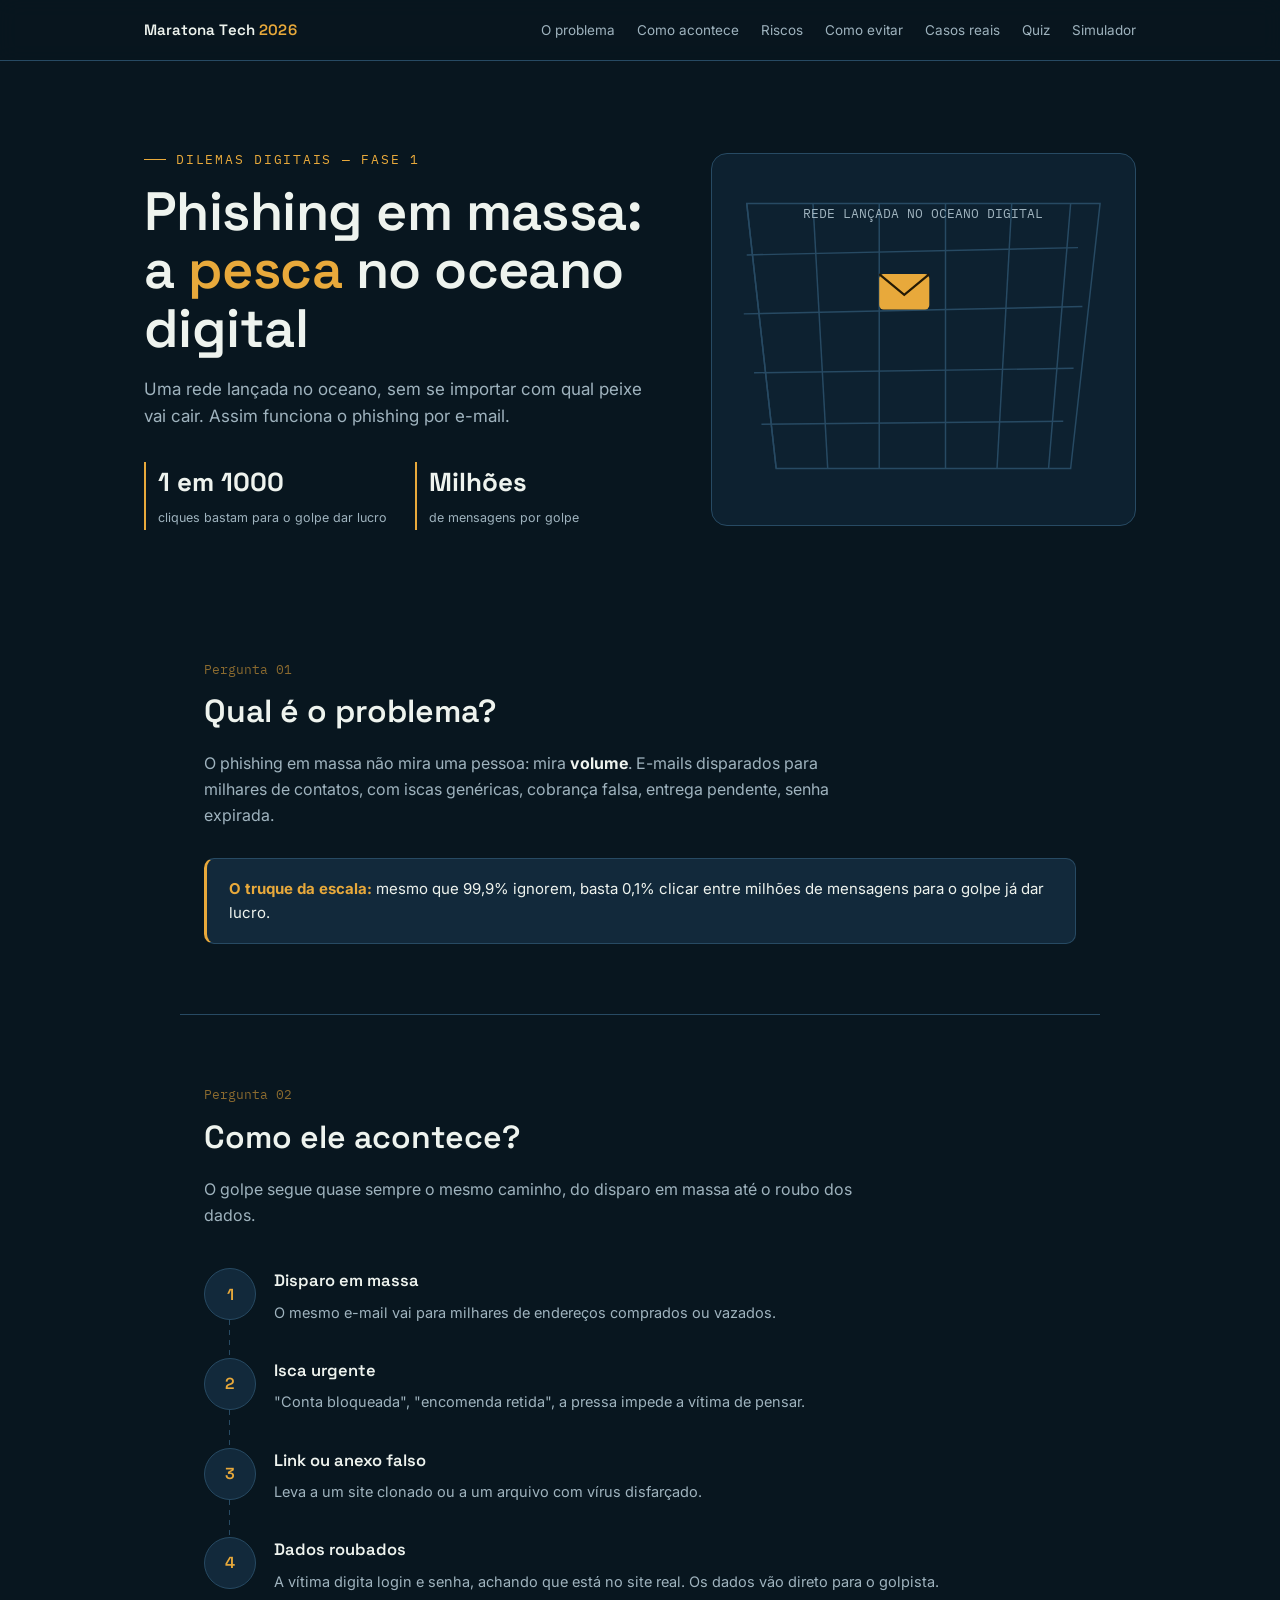
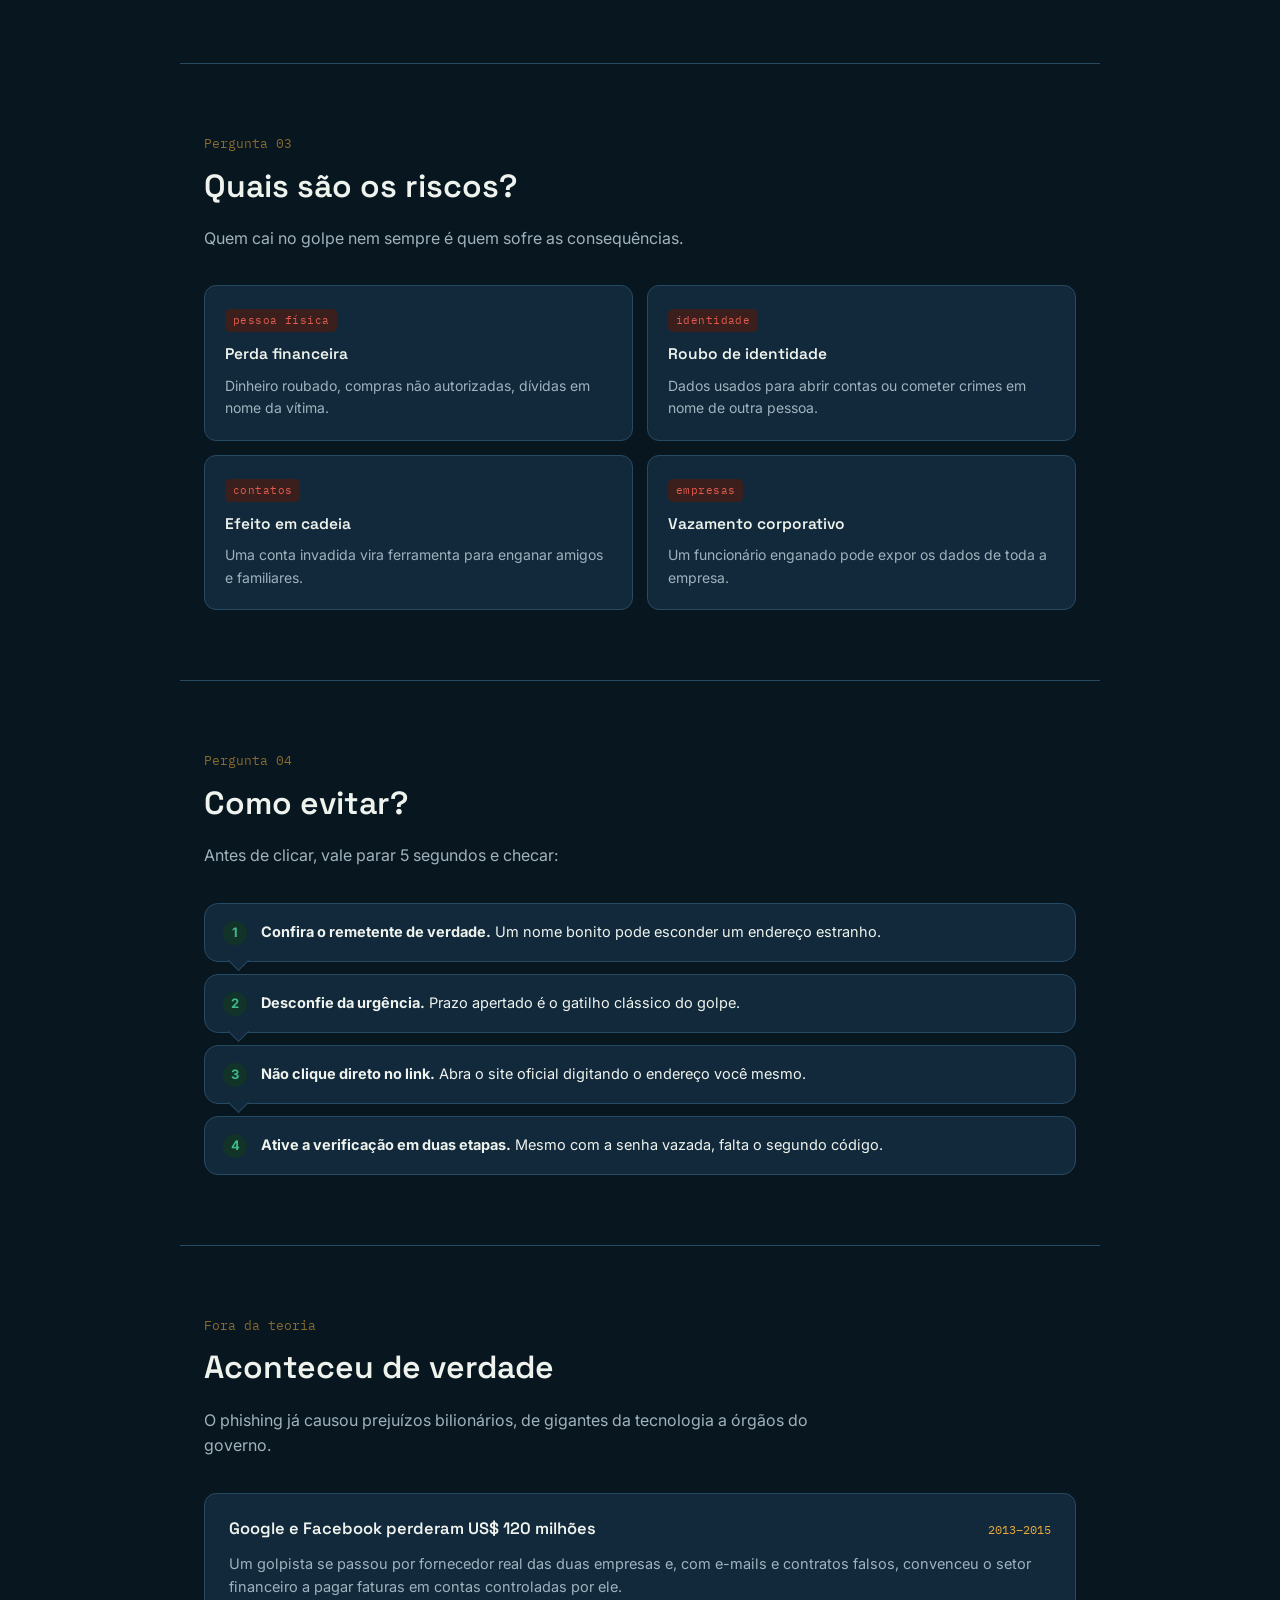
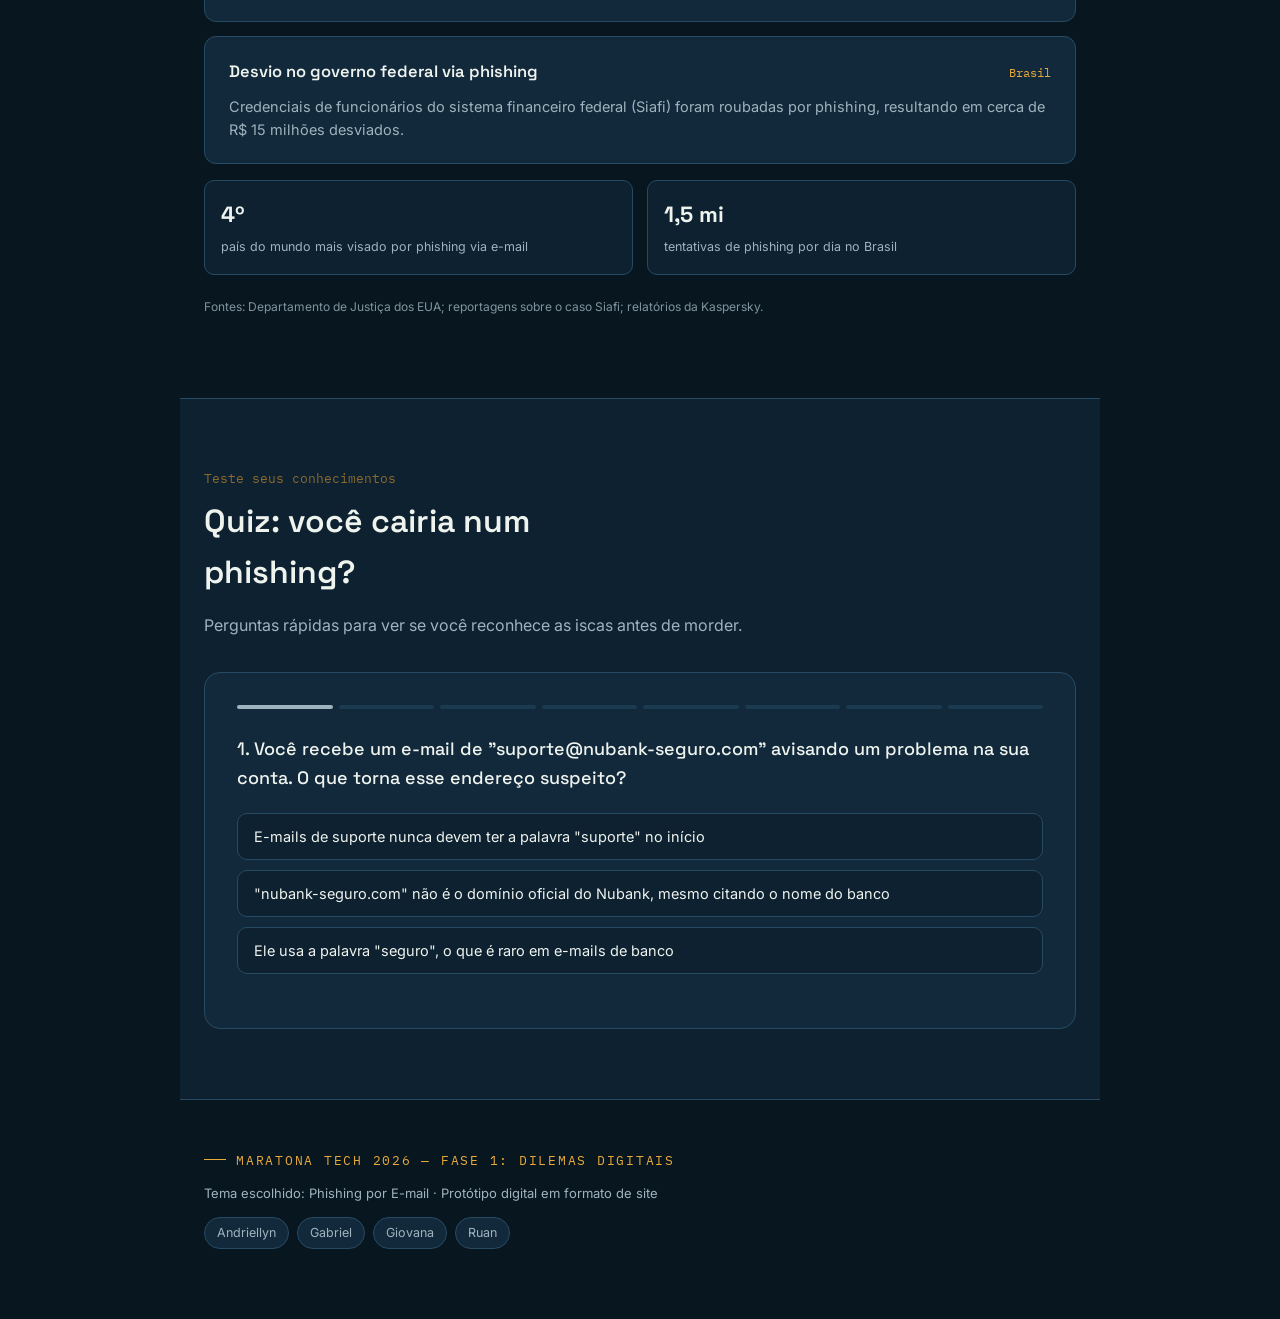
<file: index.html>
<!DOCTYPE html>
<html lang="pt-BR">
<head>
<meta charset="UTF-8">
<meta name="viewport" content="width=device-width, initial-scale=1.0">
<title>Phishing em Massa — Maratona Tech 2026</title>
<link rel="preconnect" href="https://fonts.googleapis.com">
<link rel="preconnect" href="https://fonts.gstatic.com" crossorigin>
<link href="https://fonts.googleapis.com/css2?family=Space+Grotesk:wght@400;500;600;700&family=Inter:wght@400;500;600&family=IBM+Plex+Mono:wght@500&display=swap" rel="stylesheet">
<link rel="stylesheet" href="style.css">
</head>
<body>

<nav>
  <div class="wrap">
    <div class="brand">Maratona Tech <span>2026</span></div>
    <ul>
      <li><a href="#problema">O problema</a></li>
      <li><a href="#acontece">Como acontece</a></li>
      <li><a href="#riscos">Riscos</a></li>
      <li><a href="#evitar">Como evitar</a></li>
      <li><a href="#casos">Casos reais</a></li>
      <li><a href="#quiz">Quiz</a></li>
      <li><a href="simulador.html">Simulador</a></li>
    </ul>
  </div>
</nav>

<header class="hero">
  <div class="hero-grid">
    <div>
      <div class="eyebrow">Dilemas digitais — Fase 1</div>
      <h1>Phishing em massa: a <em>pesca</em> no oceano digital</h1>
      <p class="lede">Uma rede lançada no oceano, sem se importar com qual peixe vai cair. Assim funciona o phishing por e-mail.</p>
      <div class="hero-stats">
        <div class="stat"><b>1 em 1000</b><span>cliques bastam para o golpe dar lucro</span></div>
        <div class="stat"><b>Milhões</b><span>de mensagens por golpe</span></div>
      </div>
    </div>
    <div class="net-box">
      <svg viewBox="0 0 260 220" xmlns="http://www.w3.org/2000/svg">
        <g stroke="#274A63" stroke-width="1" fill="none">
          <path d="M10 20 L250 20 L230 200 L30 200 Z"/>
          <line x1="10" y1="20" x2="30" y2="200"/>
          <line x1="55" y1="20" x2="65" y2="200"/>
          <line x1="100" y1="20" x2="100" y2="200"/>
          <line x1="145" y1="20" x2="145" y2="200"/>
          <line x1="190" y1="20" x2="180" y2="200"/>
          <line x1="230" y1="20" x2="215" y2="200"/>
          <line x1="10" y1="55" x2="235" y2="50"/>
          <line x1="8" y1="95" x2="238" y2="90"/>
          <line x1="15" y1="135" x2="232" y2="132"/>
          <line x1="20" y1="170" x2="225" y2="168"/>
        </g>
        <g>
          <rect x="100" y="68" width="34" height="24" rx="3" fill="#E8A93B"/>
          <path d="M100 68 L117 82 L134 68" stroke="#241A05" stroke-width="1.5" fill="none"/>
        </g>
        <text x="130" y="30" text-anchor="middle" font-family="IBM Plex Mono, monospace" font-size="9" fill="#9FB3BE">REDE LANÇADA NO OCEANO DIGITAL</text>
      </svg>
    </div>
  </div>
</header>

<section id="problema">
  <div class="q-num">Pergunta 01</div>
  <h2 class="title">Qual é o problema?</h2>
  <p class="lead-text">
    O phishing em massa não mira uma pessoa: mira <b style="color:var(--foam)">volume</b>. E-mails
    disparados para milhares de contatos, com iscas genéricas, cobrança falsa, entrega pendente, senha expirada.
  </p>
  <div class="callout">
    <b>O truque da escala:</b> mesmo que 99,9% ignorem, basta 0,1% clicar entre milhões de mensagens
    para o golpe já dar lucro.
  </div>
</section>

<section id="acontece">
  <div class="q-num">Pergunta 02</div>
  <h2 class="title">Como ele acontece?</h2>
  <p class="lead-text">O golpe segue quase sempre o mesmo caminho, do disparo em massa até o roubo dos dados.</p>

  <div class="flow">
    <div class="flow-step">
      <div class="flow-num">1</div>
      <div class="flow-body">
        <h3>Disparo em massa</h3>
        <p>O mesmo e-mail vai para milhares de endereços comprados ou vazados.</p>
      </div>
    </div>
    <div class="flow-step">
      <div class="flow-num">2</div>
      <div class="flow-body">
        <h3>Isca urgente</h3>
        <p>"Conta bloqueada", "encomenda retida", a pressa impede a vítima de pensar.</p>
      </div>
    </div>
    <div class="flow-step">
      <div class="flow-num">3</div>
      <div class="flow-body">
        <h3>Link ou anexo falso</h3>
        <p>Leva a um site clonado ou a um arquivo com vírus disfarçado.</p>
      </div>
    </div>
    <div class="flow-step">
      <div class="flow-num">4</div>
      <div class="flow-body">
        <h3>Dados roubados</h3>
        <p>A vítima digita login e senha, achando que está no site real. Os dados vão direto para o golpista.</p>
      </div>
    </div>
  </div>
</section>

<section id="riscos">
  <div class="q-num">Pergunta 03</div>
  <h2 class="title">Quais são os riscos?</h2>
  <p class="lead-text">Quem cai no golpe nem sempre é quem sofre as consequências.</p>

  <div class="risk-grid">
    <div class="risk-card">
      <span class="tag">pessoa física</span>
      <h3>Perda financeira</h3>
      <p>Dinheiro roubado, compras não autorizadas, dívidas em nome da vítima.</p>
    </div>
    <div class="risk-card">
      <span class="tag">identidade</span>
      <h3>Roubo de identidade</h3>
      <p>Dados usados para abrir contas ou cometer crimes em nome de outra pessoa.</p>
    </div>
    <div class="risk-card">
      <span class="tag">contatos</span>
      <h3>Efeito em cadeia</h3>
      <p>Uma conta invadida vira ferramenta para enganar amigos e familiares.</p>
    </div>
    <div class="risk-card">
      <span class="tag">empresas</span>
      <h3>Vazamento corporativo</h3>
      <p>Um funcionário enganado pode expor os dados de toda a empresa.</p>
    </div>
  </div>
</section>

<section id="evitar">
  <div class="q-num">Pergunta 04</div>
  <h2 class="title">Como evitar?</h2>
  <p class="lead-text">Antes de clicar, vale parar 5 segundos e checar:</p>

  <div class="tips">
    <div class="tip">
      <div class="check">1</div>
      <p><b>Confira o remetente de verdade.</b> Um nome bonito pode esconder um endereço estranho.</p>
    </div>
    <div class="tip">
      <div class="check">2</div>
      <p><b>Desconfie da urgência.</b> Prazo apertado é o gatilho clássico do golpe.</p>
    </div>
    <div class="tip">
      <div class="check">3</div>
      <p><b>Não clique direto no link.</b> Abra o site oficial digitando o endereço você mesmo.</p>
    </div>
    <div class="tip">
      <div class="check">4</div>
      <p><b>Ative a verificação em duas etapas.</b> Mesmo com a senha vazada, falta o segundo código.</p>
    </div>
  </div>
</section>

<section id="casos">
  <div class="q-num">Fora da teoria</div>
  <h2 class="title">Aconteceu de verdade</h2>
  <p class="lead-text">O phishing já causou prejuízos bilionários, de gigantes da tecnologia a órgãos do governo.</p>

  <div class="case-list">
    <div class="case-card">
      <div class="case-head">
        <h3>Google e Facebook perderam US$ 120 milhões</h3>
        <span class="case-year">2013–2015</span>
      </div>
      <p>
        Um golpista se passou por fornecedor real das duas empresas e, com e-mails e contratos falsos,
        convenceu o setor financeiro a pagar faturas em contas controladas por ele.
      </p>
    </div>

    <div class="case-card">
      <div class="case-head">
        <h3>Desvio no governo federal via phishing</h3>
        <span class="case-year">Brasil</span>
      </div>
      <p>
        Credenciais de funcionários do sistema financeiro federal (Siafi) foram roubadas por phishing,
        resultando em cerca de R$ 15 milhões desviados.
      </p>
    </div>
  </div>

  <div class="case-stats">
    <div class="case-stat">
      <b>4º</b>
      <span>país do mundo mais visado por phishing via e-mail</span>
    </div>
    <div class="case-stat">
      <b>1,5 mi</b>
      <span>tentativas de phishing por dia no Brasil</span>
    </div>
  </div>

  <p class="case-source">Fontes: Departamento de Justiça dos EUA; reportagens sobre o caso Siafi; relatórios da Kaspersky.</p>
</section>

<section id="quiz" class="quiz-section">
  <div class="q-num">Teste seus conhecimentos</div>
  <h2 class="title">Quiz: você cairia num phishing?</h2>
  <p class="lead-text">Perguntas rápidas para ver se você reconhece as iscas antes de morder.</p>

  <div class="quiz-box">
    <div class="quiz-progress" id="progress"></div>

    <div id="quiz-live">
      <div class="qtext" id="qtext"></div>
      <div class="options" id="options"></div>
      <div class="feedback" id="feedback"></div>
    </div>

    <div class="result" id="result">
      <div class="score" id="score"></div>
      <p id="resultMsg"></p>
      <button class="btn-outline" onclick="restartQuiz()">Refazer o quiz</button>
    </div>

    <div class="quiz-nav">
      <button class="btn" id="nextBtn" onclick="nextQuestion()">Próxima pergunta</button>
    </div>
  </div>
</section>

<footer>
  <div class="eyebrow" style="margin-bottom:6px;">Maratona Tech 2026 — Fase 1: Dilemas Digitais</div>
  <p>Tema escolhido: Phishing por E-mail · Protótipo digital em formato de site</p>
  <div class="team">
    <span>Andriellyn</span><span>Gabriel</span><span>Giovana</span><span>Ruan</span>
  </div>
</footer>

<script src="script.js"></script>

</body>
</html>
</file>
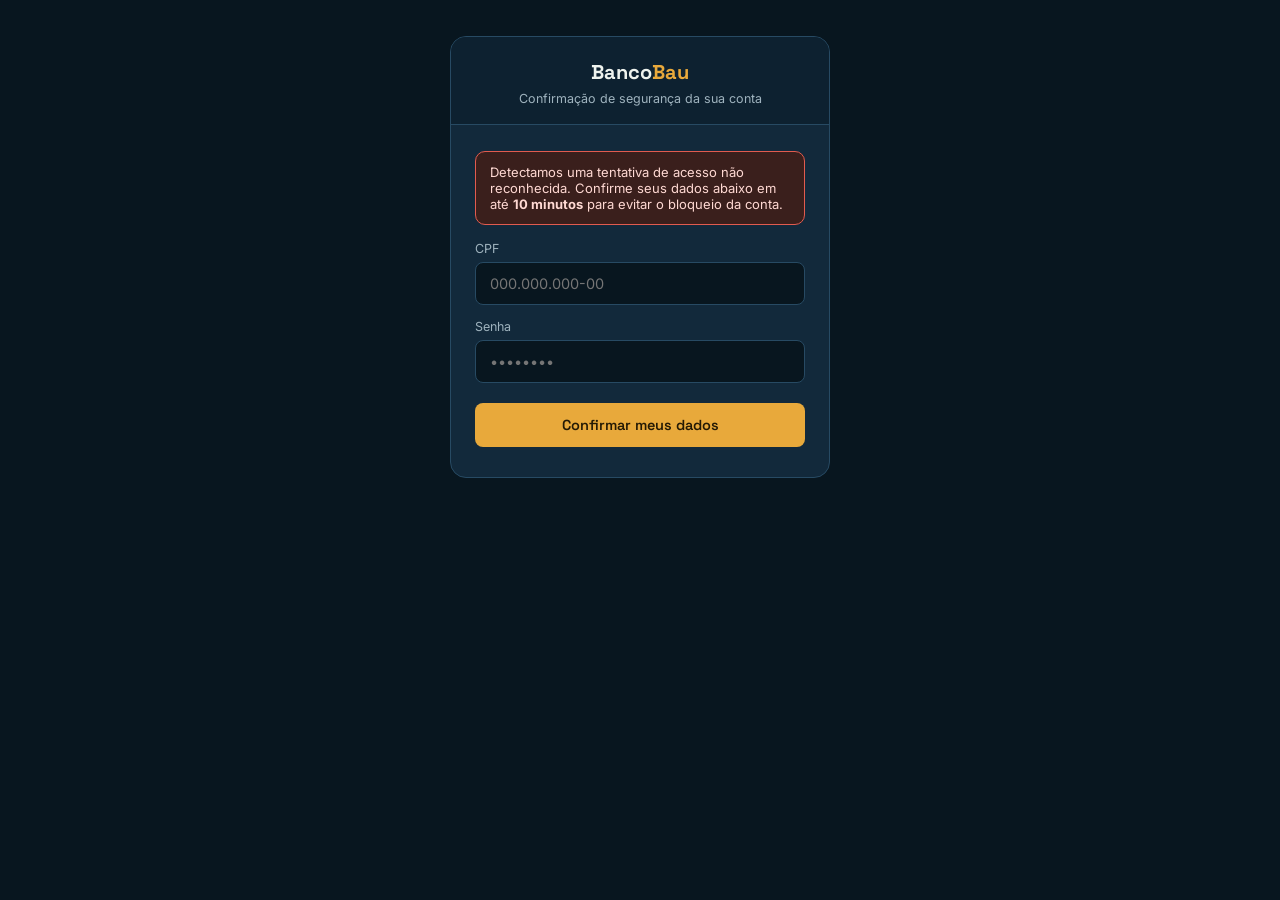
<file: simulador.html>
<!DOCTYPE html>
<html lang="pt-BR">
<head>
<meta charset="UTF-8">
<meta name="viewport" content="width=device-width, initial-scale=1.0">
<title>Simulador de Golpe — Maratona Tech 2026</title>
<link rel="preconnect" href="https://fonts.googleapis.com">
<link rel="preconnect" href="https://fonts.gstatic.com" crossorigin>
<link href="https://fonts.googleapis.com/css2?family=Space+Grotesk:wght@500;600;700&family=Inter:wght@400;500;600&family=IBM+Plex+Mono:wght@500&display=swap" rel="stylesheet">
<style>
  :root{
    --navy-0:#08161F;
    --navy-1:#0D2130;
    --navy-2:#12293B;
    --line:#274A63;
    --foam:#EEF3EE;
    --foam-dim:#9FB3BE;
    --hook:#E8A93B;
    --danger:#E15B4F;
    --danger-bg:#3A1F1C;
    --safe:#3FB88A;
    --safe-bg:#123328;
    --warn-bg:#5A3A12;
  }
  *{box-sizing:border-box;}
  body{
    margin:0;
    background:var(--navy-0);
    color:var(--foam);
    font-family:'Inter',sans-serif;
    min-height:100vh;
  }
  h1,h2,h3{font-family:'Space Grotesk',sans-serif;margin:0;}

  .sim-banner{
    position:sticky;top:0;z-index:100;
    background:var(--warn-bg);
    color:#FFE9BE;
    text-align:center;
    padding:10px 16px;
    font-family:'IBM Plex Mono',monospace;
    font-size:12.5px;
    letter-spacing:0.03em;
    border-bottom:2px solid var(--hook);
  }
  .sim-banner b{color:#fff;}

  .stage{
    max-width:420px;
    margin:0 auto;
    padding:36px 20px 60px;
  }

  .fake-app{
    background:var(--navy-2);
    border:1px solid var(--line);
    border-radius:16px;
    overflow:hidden;
  }
  .fake-app-header{
    background:var(--navy-1);
    padding:22px 24px 18px;
    text-align:center;
    border-bottom:1px solid var(--line);
  }
  .fake-logo{
    font-family:'Space Grotesk',sans-serif;
    font-weight:700;
    font-size:20px;
  }
  .fake-logo span{color:var(--hook);}
  .fake-app-header p{margin:6px 0 0;font-size:12.5px;color:var(--foam-dim);}

  .fake-form{padding:26px 24px 30px;display:flex;flex-direction:column;gap:14px;}
  .field label{
    display:block;font-size:12.5px;color:var(--foam-dim);margin-bottom:6px;
  }
  .field input{
    width:100%;
    background:var(--navy-0);
    border:1px solid var(--line);
    border-radius:8px;
    padding:12px 14px;
    color:var(--foam);
    font-size:14.5px;
    font-family:'Inter',sans-serif;
  }
  .field input:focus{outline:2px solid var(--hook);outline-offset:1px;}

  .fake-alert{
    background:var(--danger-bg);
    border:1px solid var(--danger);
    border-radius:10px;
    padding:12px 14px;
    font-size:13px;
    color:#FFD9D3;
    margin-bottom:2px;
  }

  .submit-btn{
    margin-top:6px;
    background:var(--hook);
    color:#241A05;
    border:none;
    border-radius:8px;
    padding:13px;
    font-family:'Space Grotesk',sans-serif;
    font-weight:600;
    font-size:14.5px;
    cursor:pointer;
  }
  .submit-btn:hover{filter:brightness(1.07);}

  .hint{
    text-align:center;margin-top:16px;font-size:12px;color:var(--foam-dim);
  }

  .loading-screen{
    display:none;
    text-align:center;
    padding:60px 20px;
  }
  .loading-screen.show{display:block;}
  .spinner{
    width:40px;height:40px;margin:0 auto 20px;
    border:3px solid var(--line);
    border-top-color:var(--hook);
    border-radius:50%;
    animation:spin 0.8s linear infinite;
  }
  @keyframes spin{to{transform:rotate(360deg);}}
  .loading-screen p{color:var(--foam-dim);font-size:14px;}

  .feed-screen{display:none;}
  .feed-screen.show{display:block;}
  .feed-header{
    text-align:center;margin-bottom:20px;
  }
  .feed-header h2{font-size:19px;color:var(--danger);}
  .feed-header p{color:var(--foam-dim);font-size:13.5px;margin-top:8px;}

  .notif{
    background:var(--navy-2);
    border:1px solid var(--danger);
    border-radius:12px;
    padding:14px 16px;
    margin-bottom:10px;
    display:flex;
    justify-content:space-between;
    align-items:center;
    gap:12px;
    opacity:0;
    transform:translateY(-8px);
    animation:dropIn 0.35s forwards;
  }
  @keyframes dropIn{ to{opacity:1;transform:translateY(0);} }
  .notif .txt{font-size:13.5px;}
  .notif .txt b{display:block;color:var(--foam);font-size:14px;}
  .notif .val{
    font-family:'IBM Plex Mono',monospace;
    color:var(--danger);
    font-weight:600;
    white-space:nowrap;
  }

  .reveal{
    display:none;
    margin-top:24px;
    background:var(--safe-bg);
    border:1px solid var(--safe);
    border-radius:12px;
    padding:20px;
  }
  .reveal.show{display:block;animation:dropIn 0.4s forwards;}
  .reveal h3{font-size:15.5px;color:var(--safe);margin-bottom:8px;}
  .reveal p{font-size:14px;color:var(--foam);margin:0 0 8px;}
  .reveal ul{margin:8px 0 0;padding-left:18px;font-size:13.5px;color:var(--foam-dim);}
  .reveal li{margin-bottom:6px;}

  .restart-btn{
    display:none;
    margin:22px auto 0;
    background:transparent;
    border:1px solid var(--line);
    color:var(--foam);
    padding:10px 18px;
    border-radius:8px;
    font-size:13.5px;
    cursor:pointer;
  }
  .restart-btn.show{display:block;}
</style>
</head>
<body>

<div class="stage">

  <div class="fake-app" id="screen-form">
    <div class="fake-app-header">
      <div class="fake-logo">Banco<span>Bau</span></div>
      <p>Confirmação de segurança da sua conta</p>
    </div>
    <div class="fake-form">
      <div class="fake-alert">
         Detectamos uma tentativa de acesso não reconhecida. Confirme seus dados abaixo em até <b>10 minutos</b> para evitar o bloqueio da conta.
      </div>
      <div class="field">
        <label>CPF</label>
        <input type="text" id="fakeCpf" placeholder="000.000.000-00">
      </div>
      <div class="field">
        <label>Senha</label>
        <input type="password" id="fakeSenha" placeholder="••••••••">
      </div>
      <button class="submit-btn" onclick="startSimulation()">Confirmar meus dados</button>
    </div>
  </div>

  <div class="loading-screen" id="screen-loading">
    <div class="spinner"></div>
    <p>Validando dados...</p>
  </div>

  <div class="feed-screen" id="screen-feed">
    <div class="feed-header">
      <h2>É assim que o golpe age de verdade</h2>
      <p>No mesmo instante em que você "confirmou seus dados", é isso que o golpista faria com eles:</p>
    </div>
    <div id="notif-list"></div>

    <div class="reveal" id="reveal-box">
      <p>É exatamente assim que uma vítima real percebe o golpe: tarde demais, quando as notificações de transferência já estão chegando.</p>
      <ul>
        <li>O "aviso de segurança" com prazo curto era a isca de urgência.</li>
        <li>A tela imitava um app confiável, mas o domínio/app real nunca pede confirmação de senha por link.</li>
        <li>Assim que os dados são digitados, o golpista já pode agir em segundos.</li>
      </ul>
    </div>

    <button class="restart-btn" id="restartBtn" onclick="resetSimulation()">Refazer simulação</button>
  </div>

</div>

<script>
function startSimulation(){
  document.getElementById('screen-form').style.display = 'none';
  const loading = document.getElementById('screen-loading');
  loading.className = 'loading-screen show';

  setTimeout(() => {
    loading.className = 'loading-screen';
    const feed = document.getElementById('screen-feed');
    feed.className = 'feed-screen show';
    runFeed();
  }, 1400);
}

function runFeed(){
  const list = document.getElementById('notif-list');
  list.innerHTML = '';

  const events = [
    { title: 'Transferência Pix enviada', value: '- R$ 350,00' },
    { title: 'Transferência Pix enviada', value: '- R$ 1.200,00' },
    { title: 'Compra aprovada no cartão', value: '- R$ 899,00' },
    { title: 'Empréstimo contratado em seu nome', value: '- R$ 3.000,00' },
    { title: 'Transferência Pix enviada', value: '- R$ 640,00' }
  ];

  let delay = 0;
  events.forEach((ev) => {
    setTimeout(() => {
      const row = document.createElement('div');
      row.className = 'notif';
      row.innerHTML = `<div class="txt"><b>${ev.title}</b>agora mesmo</div><div class="val">${ev.value}</div>`;
      list.appendChild(row);
    }, delay);
    delay += 550;
  });

  setTimeout(() => {
    document.getElementById('reveal-box').classList.add('show');
    document.getElementById('restartBtn').classList.add('show');
  }, delay + 300);
}

function resetSimulation(){
  document.getElementById('fakeCpf').value = '';
  document.getElementById('fakeSenha').value = '';
  document.getElementById('screen-form').style.display = 'block';
  document.getElementById('screen-feed').className = 'feed-screen';
  document.getElementById('reveal-box').classList.remove('show');
  document.getElementById('restartBtn').classList.remove('show');
  document.getElementById('notif-list').innerHTML = '';
}
</script>

</body>
</html>
</file>
<file: style.css>
:root{
    --navy-0:#08161F;
    --navy-1:#0D2130;
    --navy-2:#12293B;
    --navy-3:#1A3A50;
    --line:#274A63;
    --foam:#EEF3EE;
    --foam-dim:#9FB3BE;
    --hook:#E8A93B;
    --hook-dim:#8A6A2F;
    --danger:#E15B4F;
    --danger-bg:#3A1F1C;
    --safe:#3FB88A;
    --safe-bg:#123328;
  }
  *{box-sizing:border-box;}
  html{scroll-behavior:smooth;}
  body{
    margin:0;
    background:var(--navy-0);
    color:var(--foam);
    font-family:'Inter',sans-serif;
    line-height:1.6;
    -webkit-font-smoothing:antialiased;
  }
  h1,h2,h3{font-family:'Space Grotesk',sans-serif;margin:0;font-weight:600;}
  .eyebrow{
    font-family:'IBM Plex Mono',monospace;
    font-size:12.5px;
    letter-spacing:0.14em;
    text-transform:uppercase;
    color:var(--hook);
    display:flex;
    align-items:center;
    gap:10px;
    margin-bottom:14px;
  }
  .eyebrow::before{content:"";width:22px;height:1px;background:var(--hook);display:inline-block;}
  .wrap{max-width:920px;margin:0 auto;padding:0 24px;}
  a{color:var(--hook);}

  /* NAV */
  nav{
    position:sticky;top:0;z-index:50;
    background:rgba(8,22,31,0.88);
    backdrop-filter:blur(10px);
    border-bottom:1px solid var(--line);
  }
  nav .wrap{display:flex;align-items:center;justify-content:space-between;height:60px;max-width:1040px;}
  .brand{font-family:'Space Grotesk',sans-serif;font-weight:600;font-size:15px;letter-spacing:0.01em;}
  .brand span{color:var(--hook);}
  nav ul{list-style:none;display:flex;gap:22px;margin:0;padding:0;}
  nav a{color:var(--foam-dim);text-decoration:none;font-size:13.5px;transition:color .2s;}
  nav a:hover{color:var(--foam);}
  @media (max-width:640px){ nav ul{display:none;} }

  /* HERO */
  .hero{
    max-width:1040px;margin:0 auto;padding:88px 24px 60px;
    position:relative;
  }
  .hero-grid{display:grid;grid-template-columns:1.1fr 0.9fr;gap:48px;align-items:center;}
  @media (max-width:800px){ .hero-grid{grid-template-columns:1fr;} }
  .hero h1{
    font-size:clamp(34px,5.4vw,54px);
    line-height:1.08;
    letter-spacing:-0.01em;
  }
  .hero h1 em{font-style:normal;color:var(--hook);}
  .hero p.lede{
    color:var(--foam-dim);
    font-size:17px;
    max-width:46ch;
    margin-top:18px;
  }
  .hero-stats{display:flex;gap:28px;margin-top:32px;flex-wrap:wrap;}
  .stat{border-left:2px solid var(--hook);padding-left:12px;}
  .stat b{display:block;font-family:'Space Grotesk',sans-serif;font-size:26px;}
  .stat span{font-size:12.5px;color:var(--foam-dim);}

  .net-box{
    background:var(--navy-1);
    border:1px solid var(--line);
    border-radius:16px;
    padding:20px;
  }

  /* SECTIONS */
  section{max-width:920px;margin:0 auto;padding:70px 24px;}
  section + section{border-top:1px solid var(--line);}
  .q-num{
    font-family:'IBM Plex Mono',monospace;
    color:var(--hook-dim);
    font-size:13px;
  }
  h2.title{font-size:clamp(24px,3.4vw,32px);margin-top:6px;max-width:22ch;}
  .lead-text{color:var(--foam-dim);font-size:16px;max-width:65ch;margin-top:14px;}

  /* PROBLEMA */
  .net-visual{margin-top:36px;}
  .net-visual svg{width:100%;height:auto;display:block;}

  .callout{
    margin-top:30px;
    background:var(--navy-2);
    border:1px solid var(--line);
    border-left:3px solid var(--hook);
    border-radius:10px;
    padding:18px 22px;
    font-size:15px;
    color:var(--foam);
  }
  .callout b{color:var(--hook);}

  /* FLOWCHART */
  .flow{margin-top:40px;display:flex;flex-direction:column;gap:0;}
  .flow-step{
    display:grid;
    grid-template-columns:52px 1fr;
    gap:18px;
    position:relative;
    padding-bottom:34px;
  }
  .flow-step:last-child{padding-bottom:0;}
  .flow-step::before{
    content:"";
    position:absolute;
    left:25px;top:52px;bottom:0;
    width:1px;
    background:repeating-linear-gradient(to bottom,var(--line) 0 5px,transparent 5px 10px);
  }
  .flow-step:last-child::before{display:none;}
  .flow-num{
    width:52px;height:52px;border-radius:50%;
    background:var(--navy-2);border:1px solid var(--line);
    display:flex;align-items:center;justify-content:center;
    font-family:'Space Grotesk',sans-serif;font-weight:600;color:var(--hook);
    flex-shrink:0;
  }
  .flow-body h3{font-size:16.5px;margin-bottom:6px;}
  .flow-body p{margin:0;color:var(--foam-dim);font-size:14.5px;}
  .flow-tag{
    display:inline-block;margin-top:8px;
    font-family:'IBM Plex Mono',monospace;font-size:11px;
    color:var(--hook);border:1px solid var(--hook-dim);
    padding:2px 8px;border-radius:20px;
  }

  /* RISCOS */
  .risk-grid{display:grid;grid-template-columns:1fr 1fr;gap:14px;margin-top:34px;}
  @media (max-width:640px){ .risk-grid{grid-template-columns:1fr;} }
  .risk-card{
    background:var(--navy-2);
    border:1px solid var(--line);
    border-radius:12px;
    padding:20px;
  }
  .risk-card h3{font-size:15.5px;margin-bottom:8px;color:var(--foam);}
  .risk-card p{margin:0;font-size:14px;color:var(--foam-dim);}
  .risk-card .tag{
    display:inline-block;margin-bottom:10px;
    font-family:'IBM Plex Mono',monospace;font-size:10.5px;
    color:var(--danger);background:var(--danger-bg);
    padding:3px 8px;border-radius:5px;letter-spacing:0.04em;
  }

  /* EVITAR */
  .tips{display:flex;flex-direction:column;gap:12px;margin-top:34px;}
  .tip{
    display:flex;gap:14px;align-items:flex-start;
    background:var(--navy-2);
    border:1px solid var(--line);
    border-radius:14px;
    padding:16px 18px;
    position:relative;
  }
  .tip::after{
    content:"";position:absolute;left:26px;bottom:-7px;
    width:14px;height:14px;background:var(--navy-2);
    border-right:1px solid var(--line);border-bottom:1px solid var(--line);
    transform:rotate(45deg);
  }
  .tip:last-child::after{display:none;}
  .tip .check{
    flex-shrink:0;width:24px;height:24px;border-radius:50%;
    background:var(--safe-bg);color:var(--safe);
    display:flex;align-items:center;justify-content:center;
    font-size:13px;font-weight:700;margin-top:1px;
  }
  .tip p{margin:0;font-size:14.5px;}
  .tip b{color:var(--foam);}

  /* CASOS REAIS */
  .case-list{display:flex;flex-direction:column;gap:14px;margin-top:34px;}
  .case-card{
    background:var(--navy-2);
    border:1px solid var(--line);
    border-radius:12px;
    padding:22px 24px;
  }
  .case-head{
    display:flex;justify-content:space-between;align-items:baseline;
    gap:12px;flex-wrap:wrap;margin-bottom:10px;
  }
  .case-head h3{font-size:16.5px;}
  .case-year{
    font-family:'IBM Plex Mono',monospace;font-size:12px;
    color:var(--hook);white-space:nowrap;
  }
  .case-card p{margin:0;font-size:14.5px;color:var(--foam-dim);}
  .case-card .impact{
    display:inline-block;margin-top:12px;
    font-family:'IBM Plex Mono',monospace;font-size:12px;
    color:var(--danger);
  }
  .case-stats{
    display:grid;grid-template-columns:repeat(2,1fr);gap:14px;
    margin-top:16px;
  }
  @media (max-width:640px){ .case-stats{grid-template-columns:1fr;} }
  .case-stat{
    background:var(--navy-1);border:1px solid var(--line);
    border-radius:10px;padding:16px;
  }
  .case-stat b{display:block;font-family:'Space Grotesk',sans-serif;font-size:22px;color:var(--foam);}
  .case-stat span{font-size:12.5px;color:var(--foam-dim);}
  .case-source{margin-top:22px;font-size:12px;color:var(--foam-dim);opacity:0.8;}

  /* QUIZ */
  .quiz-section{background:var(--navy-1);border-top:1px solid var(--line);}
  .quiz-box{
    background:var(--navy-2);
    border:1px solid var(--line);
    border-radius:16px;
    padding:32px;
    margin-top:34px;
  }
  @media (max-width:640px){ .quiz-box{padding:22px;} }
  .quiz-progress{
    display:flex;gap:6px;margin-bottom:26px;
  }
  .quiz-progress span{
    flex:1;height:4px;border-radius:2px;background:var(--navy-3);
    transition:background .3s;
  }
  .quiz-progress span.done{background:var(--hook);}
  .quiz-progress span.current{background:var(--foam-dim);}

  .qtext{font-size:18px;font-weight:500;margin-bottom:20px;font-family:'Space Grotesk',sans-serif;}
  .options{display:flex;flex-direction:column;gap:10px;}
  .opt{
    text-align:left;
    background:var(--navy-1);
    border:1px solid var(--line);
    color:var(--foam);
    padding:14px 16px;
    border-radius:10px;
    font-family:'Inter',sans-serif;
    font-size:14.5px;
    cursor:pointer;
    transition:border-color .15s, background .15s;
  }
  .opt:hover{border-color:var(--hook-dim);}
  .opt.correct{border-color:var(--safe);background:var(--safe-bg);}
  .opt.wrong{border-color:var(--danger);background:var(--danger-bg);}
  .opt:disabled{cursor:default;}

  .feedback{
    margin-top:16px;font-size:14px;color:var(--foam-dim);
    display:none;
  }
  .feedback.show{display:block;}
  .feedback b{color:var(--foam);}

  .quiz-nav{display:flex;justify-content:flex-end;margin-top:22px;}
  .btn{
    font-family:'Space Grotesk',sans-serif;
    background:var(--hook);color:#241A05;
    border:none;padding:11px 22px;border-radius:8px;
    font-size:14px;font-weight:600;cursor:pointer;
    display:none;
  }
  .btn.show{display:inline-block;}
  .btn:hover{filter:brightness(1.08);}

  .result{display:none;text-align:center;}
  .result.show{display:block;}
  .result .score{
    font-family:'Space Grotesk',sans-serif;
    font-size:46px;color:var(--hook);
  }
  .result p{color:var(--foam-dim);max-width:44ch;margin:10px auto 0;}
  .btn-outline{
    margin-top:20px;
    background:transparent;color:var(--foam);
    border:1px solid var(--line);
    font-family:'Inter',sans-serif;font-weight:500;
    padding:10px 18px;border-radius:8px;cursor:pointer;font-size:13.5px;
  }

  /* FOOTER */
  footer{
    max-width:920px;margin:0 auto;padding:50px 24px 70px;
    border-top:1px solid var(--line);
    font-size:13px;color:var(--foam-dim);
  }
  .team{display:flex;flex-wrap:wrap;gap:8px;margin-top:14px;}
  .team span{
    background:var(--navy-2);border:1px solid var(--line);
    padding:5px 12px;border-radius:20px;font-size:12.5px;
  }
</file>
